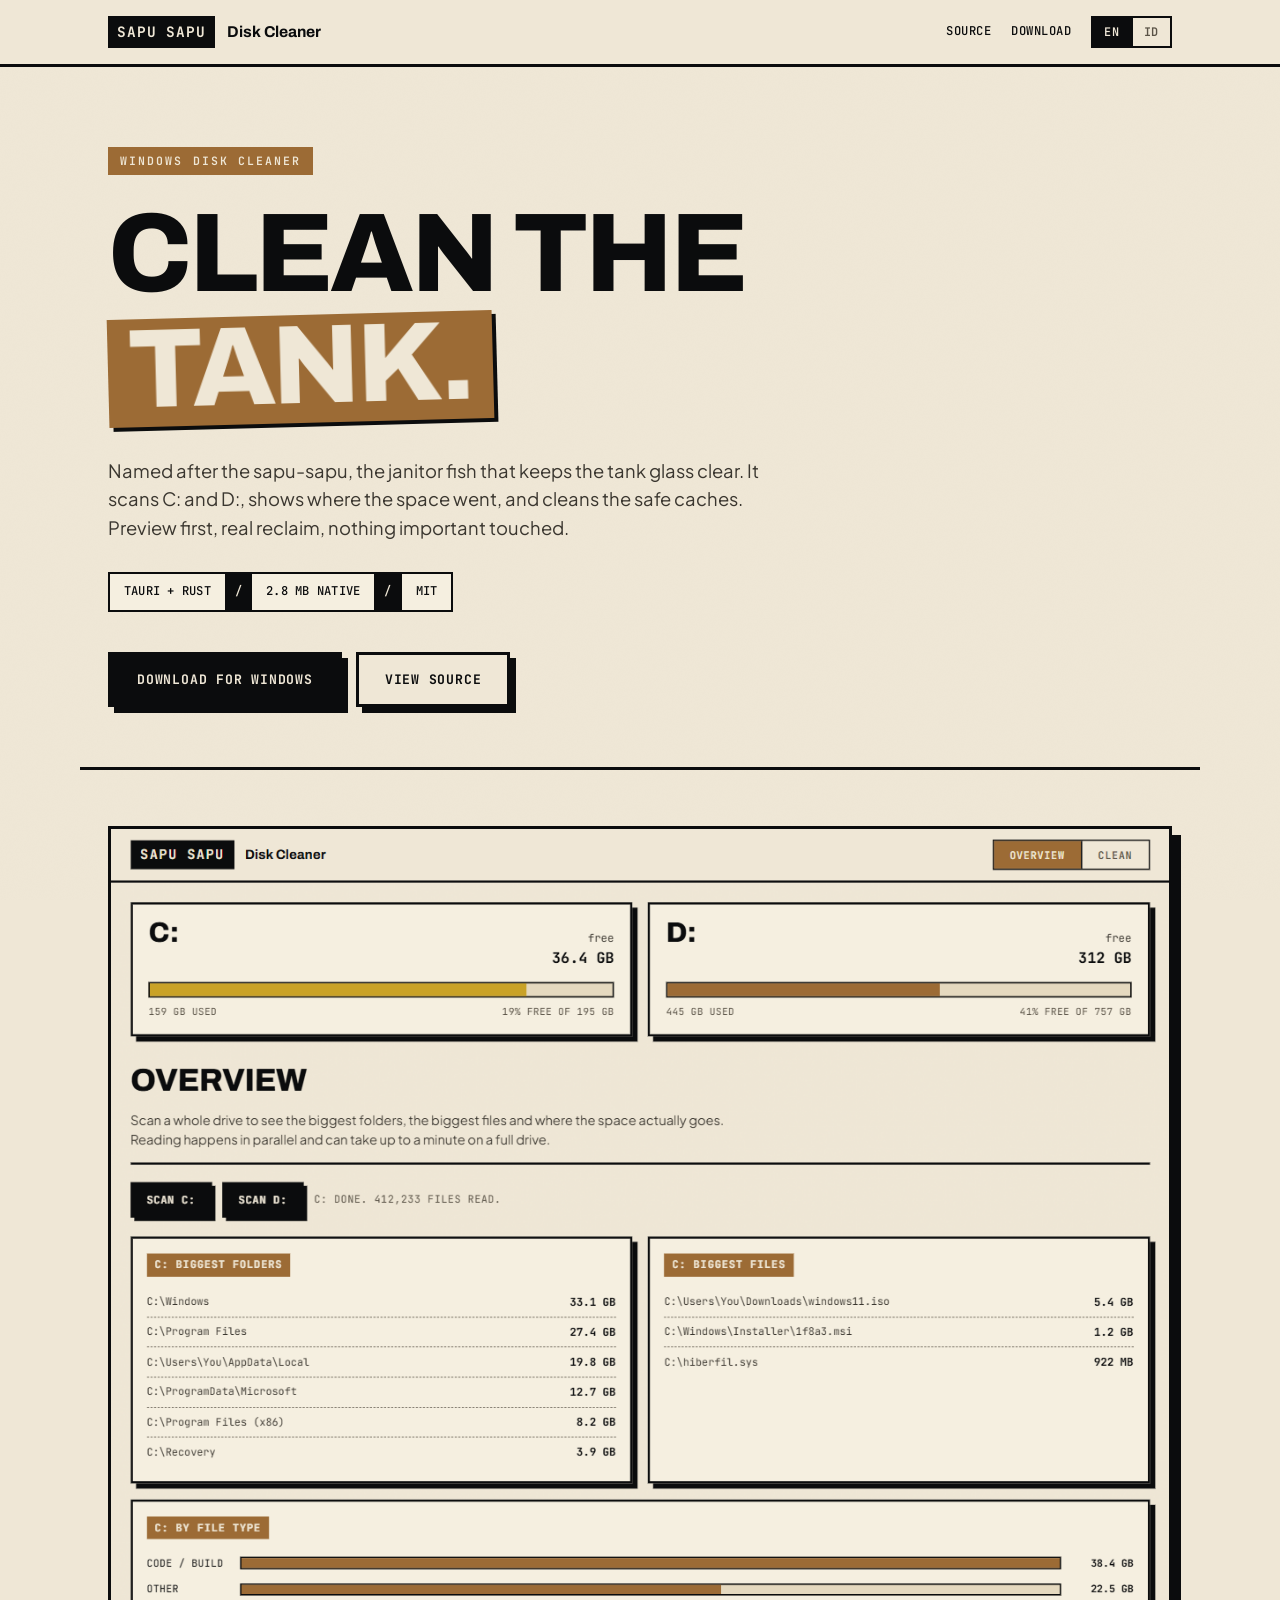
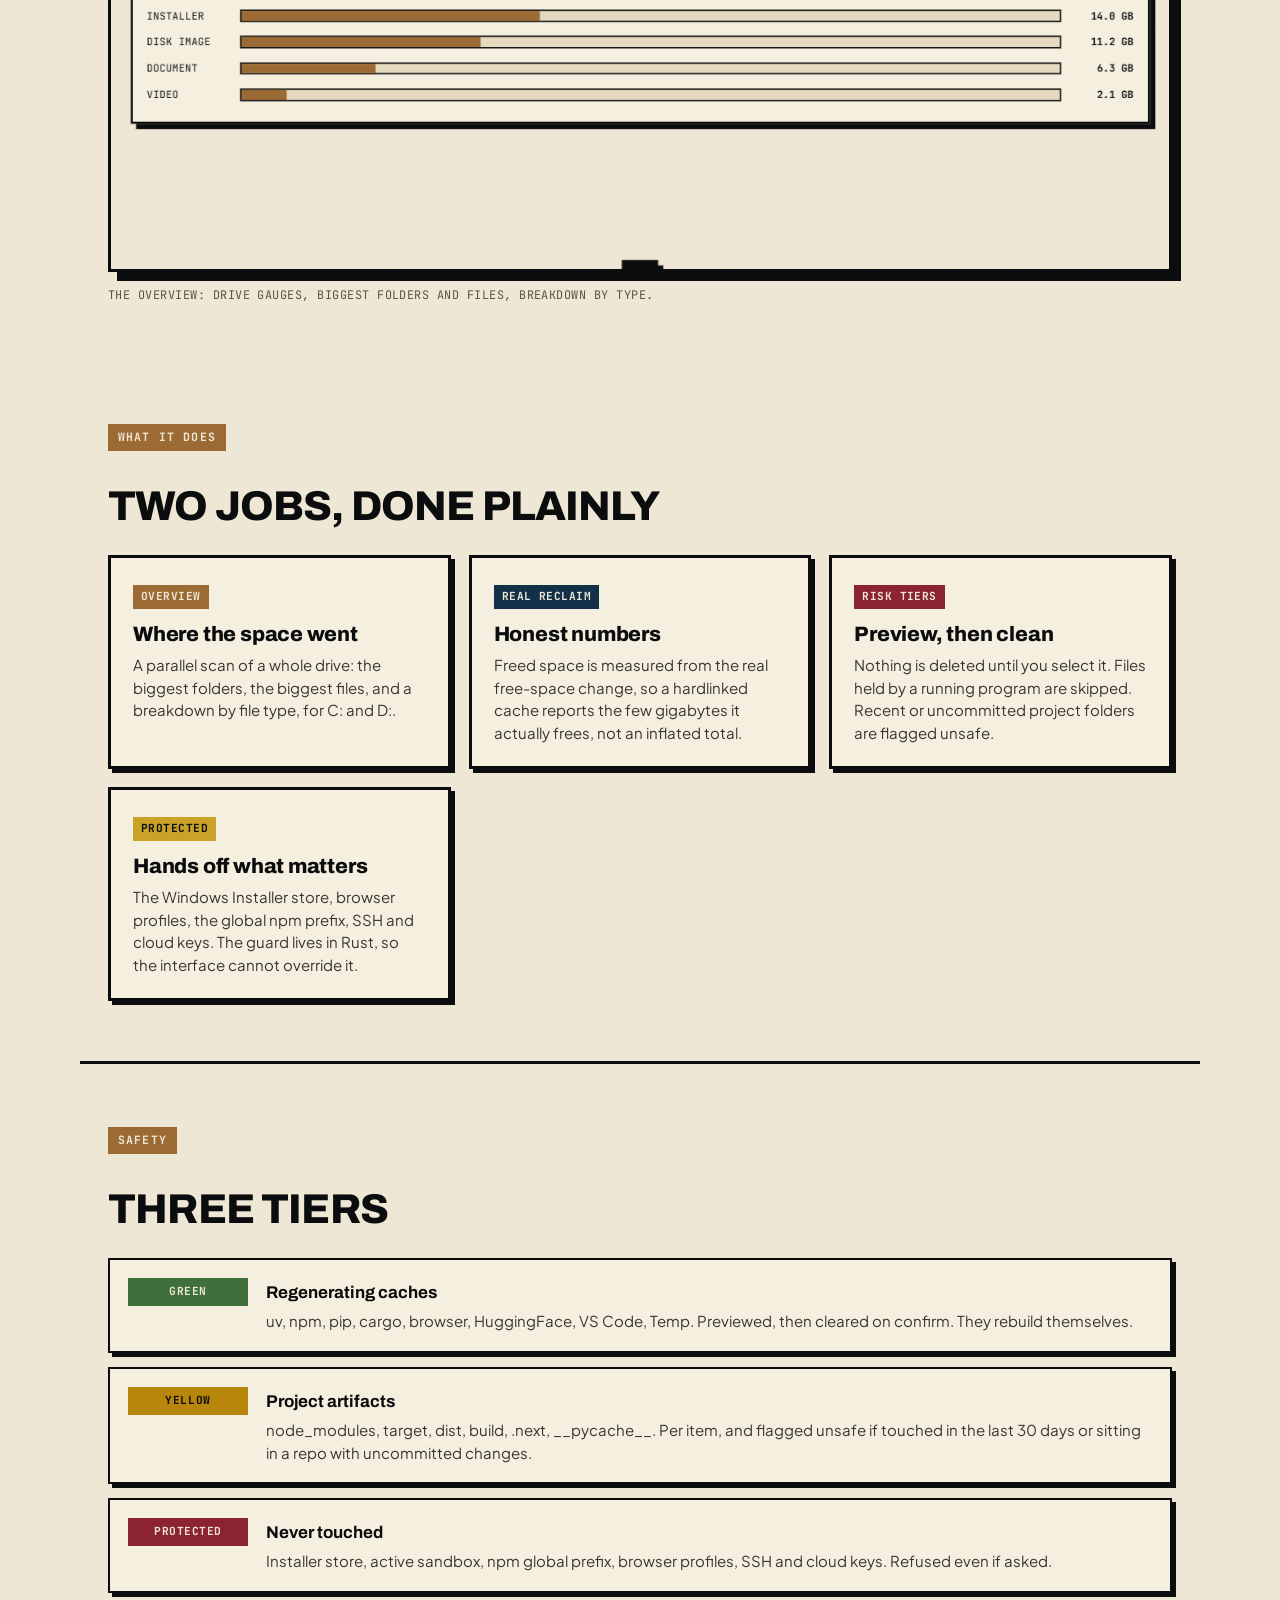
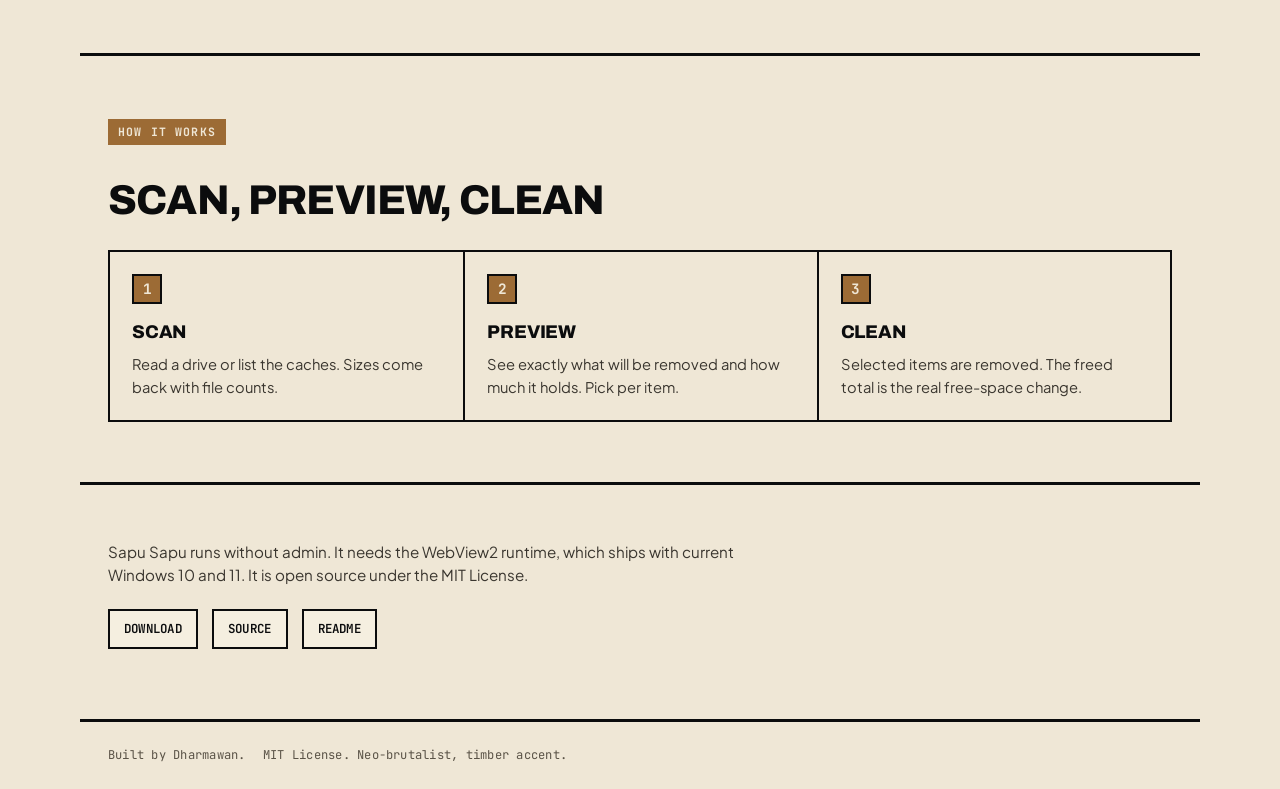
<file: index.html>
<!DOCTYPE html>
<html lang="en">
<head>
  <meta charset="UTF-8" />
  <meta name="viewport" content="width=device-width, initial-scale=1.0" />
  <title>Sapu Sapu: an honest Windows disk cleaner</title>
  <meta name="description" content="Sapu Sapu scans C: and D:, surfaces the biggest space and developer caches, and cleans the safe ones. Preview first, real reclaim, protected paths. Tauri and Rust, a 2.8 MB native app." />
  <meta name="color-scheme" content="light" />
  <link rel="icon" href="favicon.svg" type="image/svg+xml" />

  <meta property="og:title" content="Sapu Sapu: an honest Windows disk cleaner" />
  <meta property="og:description" content="Scan C: and D:, find the biggest space and dev caches, clean the safe ones. Preview first, real reclaim, protected paths." />
  <meta property="og:type" content="website" />

  <link rel="preconnect" href="https://fonts.googleapis.com" />
  <link rel="preconnect" href="https://fonts.gstatic.com" crossorigin />
  <link href="https://fonts.googleapis.com/css2?family=Archivo:wght@600;700;800;900&family=JetBrains+Mono:wght@400;500;600;700&family=Plus+Jakarta+Sans:wght@400;500;600;700&display=swap" rel="stylesheet" />

  <link rel="stylesheet" href="assets/styles.css" />
</head>
<body>
  <div class="grain" aria-hidden="true"></div>

  <header class="masthead">
    <div class="masthead__inner">
      <a class="brand" href="#top" aria-label="Sapu Sapu home">
        <span class="brand__mark" aria-hidden="true">SAPU SAPU</span>
        <span class="brand__sub" data-i18n="brandSub">Disk Cleaner</span>
      </a>
      <nav class="masthead__nav" aria-label="Primary">
        <a href="https://github.com/dharmawan-id/sapu-sapu" data-i18n="navRepo" rel="noopener">Source</a>
        <a href="https://github.com/dharmawan-id/sapu-sapu/releases/latest" data-i18n="navDownload" rel="noopener">Download</a>
        <div class="lang" role="group" aria-label="Language">
          <button type="button" class="lang__btn is-active" data-lang="en" aria-pressed="true">EN</button>
          <button type="button" class="lang__btn" data-lang="id" aria-pressed="false">ID</button>
        </div>
      </nav>
    </div>
  </header>

  <main id="top">
    <section class="hero">
      <p class="hero__eyebrow" data-i18n="heroEyebrow">Windows disk cleaner</p>
      <h1 class="hero__title">
        <span data-i18n="heroTitleA">Clean the</span>
        <span class="hero__mark" data-i18n="heroTitleB">tank.</span>
      </h1>
      <p class="hero__lede" data-i18n="heroLede">Named after the sapu-sapu, the janitor fish that keeps the tank glass clear. It scans C: and D:, shows where the space went, and cleans the safe caches. Preview first, real reclaim, nothing important touched.</p>
      <div class="hero__meta">
        <span>Tauri + Rust</span>
        <span aria-hidden="true">/</span>
        <span>2.8 MB native</span>
        <span aria-hidden="true">/</span>
        <span>MIT</span>
      </div>
      <div class="hero__cta">
        <a class="btn btn--primary" href="https://github.com/dharmawan-id/sapu-sapu/releases/latest/download/Sapu-Sapu.exe" data-i18n="ctaDownload">Download for Windows</a>
        <a class="btn btn--ghost" href="https://github.com/dharmawan-id/sapu-sapu" data-i18n="ctaSource" rel="noopener">View source</a>
      </div>
    </section>

    <div class="shot">
      <div class="shot__frame">
        <img src="assets/screenshot.png" alt="Sapu Sapu showing C: and D: drive gauges and the overview scan" />
      </div>
      <p class="shot__cap" data-i18n="shotCap">The overview: drive gauges, biggest folders and files, breakdown by type.</p>
    </div>

    <section class="section">
      <p class="section__k" data-i18n="featK">What it does</p>
      <h2 class="section__title" data-i18n="featTitle">Two jobs, done plainly</h2>
      <div class="features">
        <div class="feature">
          <span class="feature__k">Overview</span>
          <h3 class="feature__t" data-i18n="f1t">Where the space went</h3>
          <p class="feature__b" data-i18n="f1b">A parallel scan of a whole drive: the biggest folders, the biggest files, and a breakdown by file type, for C: and D:.</p>
        </div>
        <div class="feature">
          <span class="feature__k">Real reclaim</span>
          <h3 class="feature__t" data-i18n="f2t">Honest numbers</h3>
          <p class="feature__b" data-i18n="f2b">Freed space is measured from the real free-space change, so a hardlinked cache reports the few gigabytes it actually frees, not an inflated total.</p>
        </div>
        <div class="feature">
          <span class="feature__k">Risk tiers</span>
          <h3 class="feature__t" data-i18n="f3t">Preview, then clean</h3>
          <p class="feature__b" data-i18n="f3b">Nothing is deleted until you select it. Files held by a running program are skipped. Recent or uncommitted project folders are flagged unsafe.</p>
        </div>
        <div class="feature">
          <span class="feature__k">Protected</span>
          <h3 class="feature__t" data-i18n="f4t">Hands off what matters</h3>
          <p class="feature__b" data-i18n="f4b">The Windows Installer store, browser profiles, the global npm prefix, SSH and cloud keys. The guard lives in Rust, so the interface cannot override it.</p>
        </div>
      </div>
    </section>

    <section class="section">
      <p class="section__k" data-i18n="safeK">Safety</p>
      <h2 class="section__title" data-i18n="safeTitle">Three tiers</h2>
      <div class="tiers">
        <div class="tierrow">
          <span class="tierrow__badge tierrow__badge--green" data-i18n="tg">Green</span>
          <div class="tierrow__body">
            <b data-i18n="tgt">Regenerating caches</b>
            <p data-i18n="tgb">uv, npm, pip, cargo, browser, HuggingFace, VS Code, Temp. Previewed, then cleared on confirm. They rebuild themselves.</p>
          </div>
        </div>
        <div class="tierrow">
          <span class="tierrow__badge tierrow__badge--yellow" data-i18n="ty">Yellow</span>
          <div class="tierrow__body">
            <b data-i18n="tyt">Project artifacts</b>
            <p data-i18n="tyb">node_modules, target, dist, build, .next, __pycache__. Per item, and flagged unsafe if touched in the last 30 days or sitting in a repo with uncommitted changes.</p>
          </div>
        </div>
        <div class="tierrow">
          <span class="tierrow__badge tierrow__badge--red" data-i18n="tr">Protected</span>
          <div class="tierrow__body">
            <b data-i18n="trt">Never touched</b>
            <p data-i18n="trb">Installer store, active sandbox, npm global prefix, browser profiles, SSH and cloud keys. Refused even if asked.</p>
          </div>
        </div>
      </div>
    </section>

    <section class="section">
      <p class="section__k" data-i18n="howK">How it works</p>
      <h2 class="section__title" data-i18n="howTitle">Scan, preview, clean</h2>
      <div class="steps">
        <div class="step">
          <span class="step__n">1</span>
          <h3 class="step__t" data-i18n="s1t">Scan</h3>
          <p class="step__b" data-i18n="s1b">Read a drive or list the caches. Sizes come back with file counts.</p>
        </div>
        <div class="step">
          <span class="step__n">2</span>
          <h3 class="step__t" data-i18n="s2t">Preview</h3>
          <p class="step__b" data-i18n="s2b">See exactly what will be removed and how much it holds. Pick per item.</p>
        </div>
        <div class="step">
          <span class="step__n">3</span>
          <h3 class="step__t" data-i18n="s3t">Clean</h3>
          <p class="step__b" data-i18n="s3b">Selected items are removed. The freed total is the real free-space change.</p>
        </div>
      </div>
    </section>
  </main>

  <section class="closer">
    <p class="closer__note" data-i18n="closerNote">Sapu Sapu runs without admin. It needs the WebView2 runtime, which ships with current Windows 10 and 11. It is open source under the MIT License.</p>
    <div class="closer__links">
      <a href="https://github.com/dharmawan-id/sapu-sapu/releases/latest" data-i18n="clDownload" rel="noopener">Download</a>
      <a href="https://github.com/dharmawan-id/sapu-sapu" data-i18n="clSource" rel="noopener">Source</a>
      <a href="https://github.com/dharmawan-id/sapu-sapu/blob/main/README.md" data-i18n="clReadme" rel="noopener">Readme</a>
    </div>
  </section>

  <footer class="colophon">
    <p>
      <span data-i18n="footAuthor">Built by Dharmawan.</span>
      <span data-i18n="footLicense">MIT License. Neo-brutalist, timber accent.</span>
    </p>
  </footer>

  <script src="assets/app.js"></script>
</body>
</html>
</file>
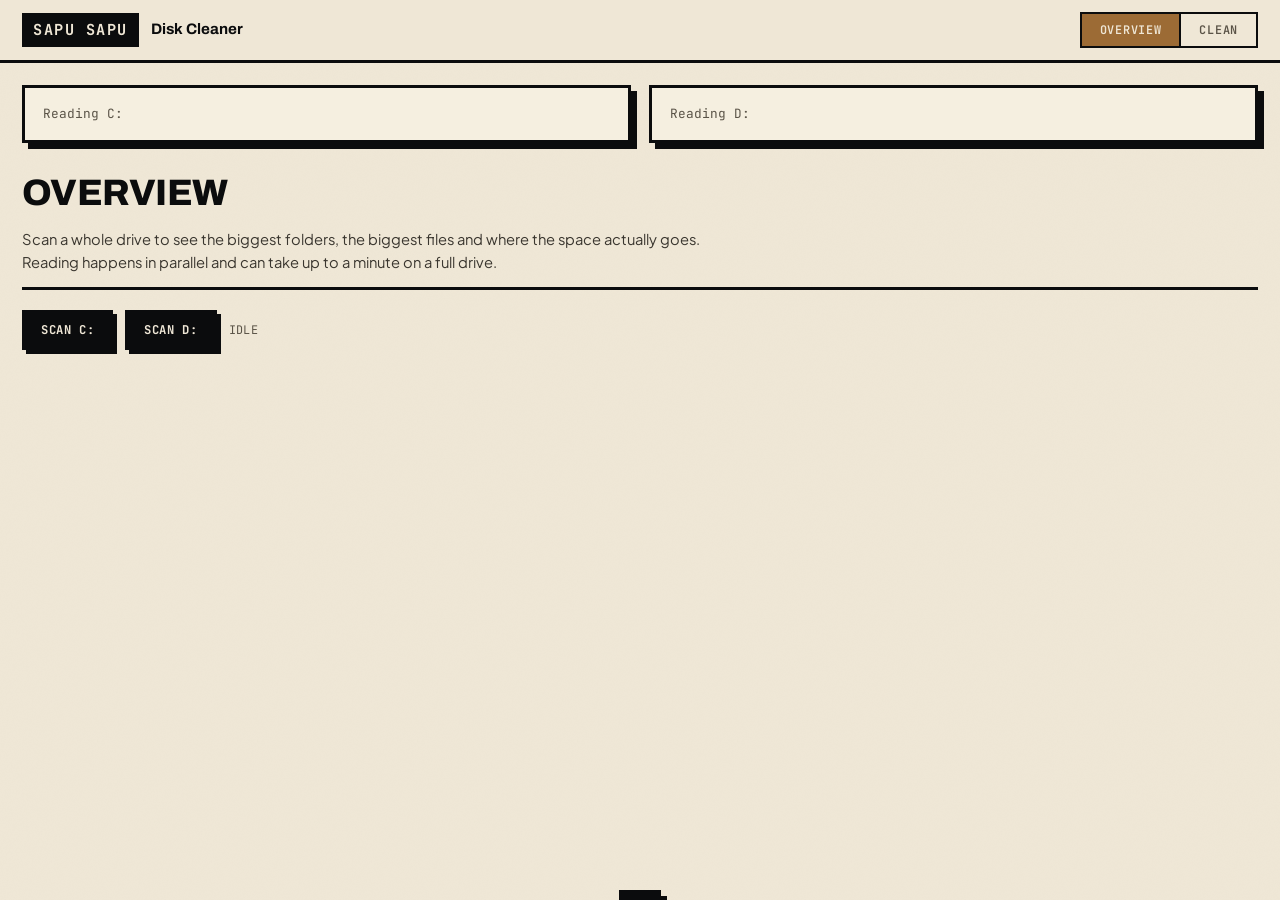
<file: ui/index.html>
<!DOCTYPE html>
<html lang="en">
<head>
  <meta charset="UTF-8" />
  <meta name="viewport" content="width=device-width, initial-scale=1.0" />
  <title>Sapu Sapu</title>
  <link rel="preconnect" href="https://fonts.googleapis.com" />
  <link rel="preconnect" href="https://fonts.gstatic.com" crossorigin />
  <link
    href="https://fonts.googleapis.com/css2?family=Archivo:wght@600;700;800;900&family=Plus+Jakarta+Sans:wght@400;500;600;700&family=JetBrains+Mono:wght@400;500;600;700&display=swap"
    rel="stylesheet"
  />
  <link rel="stylesheet" href="styles.css" />
</head>
<body>
  <div class="grain" aria-hidden="true"></div>

  <header class="masthead">
    <div class="brand">
      <span class="brand__mark">SAPU SAPU</span>
      <span class="brand__sub">Disk Cleaner</span>
    </div>
    <nav class="tabs" id="tabs">
      <button class="tab is-active" data-view="overview">Overview</button>
      <button class="tab" data-view="clean">Clean</button>
    </nav>
  </header>

  <section class="disks" id="disks" aria-label="Drive usage">
    <article class="gauge" data-drive="C">
      <div class="gauge__skeleton">Reading C:</div>
    </article>
    <article class="gauge" data-drive="D">
      <div class="gauge__skeleton">Reading D:</div>
    </article>
  </section>

  <main>
    <!-- OVERVIEW -->
    <section class="view" id="view-overview">
      <div class="view__head">
        <h2 class="view__title">Overview</h2>
        <p class="view__lede">
          Scan a whole drive to see the biggest folders, the biggest files and where the space
          actually goes. Reading happens in parallel and can take up to a minute on a full drive.
        </p>
      </div>
      <div class="scanbar">
        <button class="btn btn--solid nb-press" data-scan="C">Scan C:</button>
        <button class="btn btn--solid nb-press" data-scan="D">Scan D:</button>
        <button class="btn nb-press is-hidden" id="ov-cancel">Cancel</button>
        <span class="scanbar__status" id="ov-status">Idle</span>
      </div>
      <div class="ov-grid" id="ov-results"></div>
    </section>

    <!-- CLEAN -->
    <section class="view is-hidden" id="view-clean">
      <div class="view__head">
        <h2 class="view__title">Clean</h2>
        <p class="view__lede">
          Caches are previewed first. Nothing is deleted until you say so. Reclaimed space is
          measured from the real free-space change, so hardlinked caches report honestly.
        </p>
      </div>

      <div class="tier">
        <div class="tier__head">
          <span class="tier__badge tier__badge--green">Safe</span>
          <h3 class="tier__title">Regenerating caches</h3>
          <div class="tier__actions">
            <button class="btn nb-press" id="green-scan">Scan sizes</button>
            <button class="btn btn--solid nb-press" id="green-clean">Clean selected</button>
            <button class="btn nb-press" id="recycle-empty">Empty Recycle Bin</button>
          </div>
        </div>
        <div class="cards" id="green-cards"></div>
      </div>

      <div class="tier">
        <div class="tier__head">
          <span class="tier__badge tier__badge--yellow">Per item</span>
          <h3 class="tier__title">Project artifacts</h3>
          <div class="tier__actions">
            <input class="field" id="proj-root" value="D:\Kerja" spellcheck="false" />
            <button class="btn nb-press" id="proj-scan">Find</button>
            <button class="btn btn--solid nb-press" id="proj-delete">Delete selected</button>
          </div>
        </div>
        <p class="tier__hint">
          Build output and dependency folders. Items touched in the last 30 days, or sitting in a
          repo with uncommitted changes, are flagged unsafe and left unchecked.
        </p>
        <div class="rows" id="proj-rows"></div>
      </div>

      <div class="tier tier--locked">
        <div class="tier__head">
          <span class="tier__badge tier__badge--red">Protected</span>
          <h3 class="tier__title">Never touched</h3>
        </div>
        <p class="tier__hint">
          Windows Installer store, the active Claude Code sandbox, the global npm CLI prefix, browser
          profiles, SSH and cloud keys. Sapu refuses to delete these even if asked.
        </p>
      </div>
    </section>
  </main>

  <div class="toast" id="toast" role="status" aria-live="polite"></div>

  <script src="app.js"></script>
</body>
</html>
</file>
<file: assets/styles.css>
/* =========================================================
   Sapu Sapu landing - heritage neo-brutalism, timber accent.
   Shared design system from Abang's public repos (wtp, nona);
   this page overrides only --accent (timber). No build step.

   Anti-visual-slop compliance (anti-visual-ai-slop-standard v1.2):
   no edge accent stripe, no italic-serif hero word, no purple,
   light default, near-black not pure black, no gradient hero,
   no glow, left-aligned not centered.
   ========================================================= */

:root {
  --paper: #efe7d6;
  --paper-2: #e5d9bf;
  --card: #f5efe0;
  --ink: #0b0c0d;
  --ink-soft: #3a362f;
  --ink-faint: #5a5347;
  --red: #8b2332;
  --gold: #c9a227;
  --navy: #123047;
  --timber: #9c6b35;

  --accent: var(--timber);
  --accent-ink: var(--paper);
  --green: #3f6f3a;
  --yellow: #b8860b;

  --font-display: "Archivo", system-ui, sans-serif;
  --font-sans: "Plus Jakarta Sans", system-ui, sans-serif;
  --font-mono: "JetBrains Mono", ui-monospace, monospace;

  --maxw: 1120px;
  --bd: 3px solid var(--ink);
  --bd-2: 2px solid var(--ink);
  --sh: 6px 6px 0 0 var(--ink);
  --sh-sm: 4px 4px 0 0 var(--ink);
  --sh-lg: 9px 9px 0 0 var(--ink);
  --snap: 90ms linear;
}

* { box-sizing: border-box; }
html { scroll-behavior: smooth; }
body {
  margin: 0; background: var(--paper); color: var(--ink);
  font-family: var(--font-sans); font-size: 17px; line-height: 1.6;
  -webkit-font-smoothing: antialiased; text-rendering: optimizeLegibility; overflow-x: hidden;
}
.grain {
  position: fixed; inset: 0; z-index: 1; pointer-events: none;
  opacity: 0.4; mix-blend-mode: multiply;
  background-image: url("data:image/svg+xml,%3Csvg xmlns='http://www.w3.org/2000/svg' width='160' height='160'%3E%3Cfilter id='n'%3E%3CfeTurbulence type='fractalNoise' baseFrequency='0.8' numOctaves='3' stitchTiles='stitch'/%3E%3C/filter%3E%3Crect width='100%25' height='100%25' filter='url(%23n)' opacity='0.04'/%3E%3C/svg%3E");
}
a { color: var(--timber); text-decoration: none; font-weight: 600; }
a:hover { text-decoration: underline; text-underline-offset: 3px; text-decoration-thickness: 2px; }
:focus-visible { outline: 3px solid var(--ink); outline-offset: 3px; }
button { font-family: inherit; cursor: pointer; }

/* ---------- Masthead ---------- */
.masthead { position: relative; z-index: 2; border-bottom: var(--bd); background: var(--paper); }
.masthead__inner {
  max-width: var(--maxw); margin: 0 auto; padding: 16px 28px;
  display: flex; align-items: center; justify-content: space-between; gap: 20px;
}
.brand { display: flex; align-items: center; gap: 12px; color: var(--ink); }
.brand:hover { text-decoration: none; }
.brand__mark {
  font-family: var(--font-mono); font-weight: 700; letter-spacing: 0.06em; font-size: 0.9rem;
  background: var(--ink); color: var(--paper); padding: 4px 9px;
}
.brand__sub { font-family: var(--font-display); font-weight: 700; font-size: 0.98rem; color: var(--ink); }
.masthead__nav { display: flex; align-items: center; gap: 20px; }
.masthead__nav a {
  font-family: var(--font-mono); font-size: 0.76rem; font-weight: 500;
  text-transform: uppercase; letter-spacing: 0.04em; color: var(--ink);
}
.lang { display: inline-flex; border: var(--bd-2); }
.lang__btn {
  background: var(--paper); border: 0; padding: 6px 11px; font-family: var(--font-mono);
  font-size: 0.74rem; font-weight: 600; letter-spacing: 0.06em; color: var(--ink-faint);
  transition: background var(--snap), color var(--snap);
}
.lang__btn + .lang__btn { border-left: var(--bd-2); }
.lang__btn.is-active { background: var(--ink); color: var(--paper); }

/* ---------- Hero ---------- */
main { position: relative; z-index: 2; }
.hero { max-width: var(--maxw); margin: 0 auto; padding: 78px 28px 60px; border-bottom: var(--bd); }
.hero__eyebrow {
  display: inline-block; font-family: var(--font-mono); text-transform: uppercase;
  letter-spacing: 0.18em; font-size: 0.72rem; font-weight: 600;
  color: var(--accent-ink); background: var(--accent); padding: 5px 12px; margin: 0 0 28px;
  animation: pop 0.4s var(--snap) both;
}
.hero__title {
  font-family: var(--font-display); font-weight: 800; font-size: clamp(2.8rem, 10vw, 7rem);
  line-height: 0.92; letter-spacing: -0.03em; margin: 0; text-transform: uppercase;
}
.hero__title span { display: block; }
.hero__title .hero__mark {
  display: inline-block; background: var(--accent); color: var(--accent-ink);
  padding: 0 0.18em 0.04em; margin-top: 0.08em; box-shadow: var(--sh-sm); transform: rotate(-1.5deg);
}
.hero__lede { max-width: 54ch; font-size: 1.15rem; color: var(--ink-soft); margin: 34px 0 0; line-height: 1.55; }
.hero__meta {
  display: flex; gap: 0; align-items: stretch; margin-top: 30px; flex-wrap: wrap;
  font-family: var(--font-mono); font-size: 0.76rem; font-weight: 500; letter-spacing: 0.02em;
  text-transform: uppercase; border: var(--bd-2); width: fit-content;
}
.hero__meta span { padding: 8px 14px; }
.hero__meta span:not([aria-hidden]) { background: var(--card); }
.hero__meta span[aria-hidden] { background: var(--ink); color: var(--paper); padding: 8px 10px; }
.hero__cta { display: flex; gap: 14px; flex-wrap: wrap; align-items: center; margin-top: 40px; }
.btn {
  display: inline-block; font-family: var(--font-mono); font-size: 0.82rem; font-weight: 700;
  letter-spacing: 0.06em; text-transform: uppercase; padding: 14px 26px; border: var(--bd);
  box-shadow: var(--sh); transition: transform var(--snap), box-shadow var(--snap);
}
.btn--primary { background: var(--ink); color: var(--paper); }
.btn--ghost { background: var(--paper); color: var(--ink); }
.btn:hover { text-decoration: none; transform: translate(-2px, -2px); box-shadow: var(--sh-lg); }
.btn:active { transform: translate(3px, 3px); box-shadow: 2px 2px 0 0 var(--ink); }

/* ---------- Section frame ---------- */
.section { max-width: var(--maxw); margin: 0 auto; padding: 60px 28px; border-bottom: var(--bd); }
.section__k {
  display: inline-block; font-family: var(--font-mono); font-size: 0.72rem; font-weight: 700;
  letter-spacing: 0.1em; text-transform: uppercase; color: var(--accent-ink);
  background: var(--accent); padding: 4px 10px; margin: 0 0 22px;
}
.section__title {
  font-family: var(--font-display); font-weight: 800; text-transform: uppercase;
  font-size: clamp(1.7rem, 4vw, 2.6rem); margin: 0 0 16px; letter-spacing: -0.02em;
}
.section__lede { max-width: 64ch; color: var(--ink-soft); margin: 0 0 30px; }

/* ---------- Screenshot ---------- */
.shot { max-width: var(--maxw); margin: 0 auto; padding: 56px 28px; }
.shot__frame { border: var(--bd); box-shadow: var(--sh-lg); background: var(--ink); padding: 0; line-height: 0; }
.shot__frame img { width: 100%; height: auto; display: block; }
.shot__cap { font-family: var(--font-mono); font-size: 0.74rem; color: var(--ink-faint); margin: 14px 0 0; text-transform: uppercase; letter-spacing: 0.04em; }

/* ---------- Feature cards ---------- */
.features { display: grid; grid-template-columns: repeat(auto-fill, minmax(260px, 1fr)); gap: 18px; }
.feature { background: var(--card); border: var(--bd); box-shadow: var(--sh-sm); padding: 22px; }
.feature__k {
  display: inline-block; font-family: var(--font-mono); font-size: 0.7rem; font-weight: 700;
  letter-spacing: 0.04em; text-transform: uppercase; color: var(--paper); background: var(--ink); padding: 3px 8px;
}
.features .feature:nth-child(1) .feature__k { background: var(--timber); }
.features .feature:nth-child(2) .feature__k { background: var(--navy); }
.features .feature:nth-child(3) .feature__k { background: var(--red); }
.features .feature:nth-child(4) .feature__k { background: var(--gold); color: var(--ink); }
.feature__t { font-family: var(--font-display); font-weight: 800; font-size: 1.3rem; margin: 14px 0 8px; letter-spacing: -0.01em; line-height: 1.1; }
.feature__b { font-size: 0.94rem; color: var(--ink-soft); line-height: 1.5; margin: 0; }

/* ---------- Safety tiers ---------- */
.tiers { display: grid; gap: 14px; }
.tierrow { display: grid; grid-template-columns: 120px 1fr; gap: 18px; align-items: start; background: var(--card); border: var(--bd-2); box-shadow: var(--sh-sm); padding: 18px; }
.tierrow__badge { font-family: var(--font-mono); font-size: 0.7rem; font-weight: 700; text-transform: uppercase; letter-spacing: 0.05em; padding: 5px 10px; color: var(--paper); text-align: center; }
.tierrow__badge--green { background: var(--green); }
.tierrow__badge--yellow { background: var(--yellow); color: var(--ink); }
.tierrow__badge--red { background: var(--red); }
.tierrow__body b { font-family: var(--font-display); }
.tierrow__body p { margin: 4px 0 0; color: var(--ink-soft); font-size: 0.94rem; line-height: 1.5; }

/* ---------- Steps ---------- */
.steps { display: grid; grid-template-columns: repeat(3, 1fr); gap: 0; border: var(--bd-2); }
.step { padding: 22px; }
.step + .step { border-left: var(--bd-2); }
.step__n { font-family: var(--font-mono); font-weight: 700; font-size: 0.9rem; background: var(--accent); color: var(--accent-ink); display: inline-grid; place-items: center; width: 30px; height: 30px; border: var(--bd-2); }
.step__t { font-family: var(--font-display); font-weight: 800; font-size: 1.15rem; margin: 14px 0 6px; text-transform: uppercase; letter-spacing: -0.01em; }
.step__b { margin: 0; color: var(--ink-soft); font-size: 0.92rem; line-height: 1.5; }

/* ---------- Closer + colophon ---------- */
.closer { max-width: var(--maxw); margin: 0 auto; padding: 40px 28px 70px; }
.closer__note { max-width: 62ch; color: var(--ink-soft); font-size: 0.95rem; line-height: 1.55; }
.closer__links { display: flex; gap: 14px; flex-wrap: wrap; margin-top: 22px; }
.closer__links a {
  font-family: var(--font-mono); font-size: 0.78rem; font-weight: 600; text-transform: uppercase;
  letter-spacing: 0.02em; color: var(--ink); border: var(--bd-2); padding: 8px 14px; background: var(--card);
  transition: transform var(--snap), box-shadow var(--snap);
}
.closer__links a:hover { text-decoration: none; transform: translate(-2px, -2px); box-shadow: var(--sh-sm); }
.colophon { position: relative; z-index: 2; border-top: var(--bd); padding: 24px 28px; max-width: var(--maxw); margin: 0 auto; }
.colophon p { margin: 0; font-family: var(--font-mono); font-size: 0.76rem; letter-spacing: 0.02em; color: var(--ink-faint); }
.colophon span { display: inline-block; margin-right: 10px; }

@keyframes pop { from { opacity: 0; transform: translateY(-6px); } to { opacity: 1; transform: translateY(0); } }
@media (prefers-reduced-motion: reduce) { * { animation: none !important; transition: none !important; scroll-behavior: auto; } }

@media (max-width: 720px) {
  .steps { grid-template-columns: 1fr; }
  .step + .step { border-left: 0; border-top: var(--bd-2); }
  .tierrow { grid-template-columns: 1fr; gap: 10px; }
}
@media (max-width: 640px) {
  body { font-size: 16px; }
  .masthead__inner { padding: 12px 16px; flex-wrap: wrap; gap: 12px; }
  .brand__sub { display: none; }
  .hero { padding: 52px 16px 44px; }
  .section, .shot, .closer, .colophon { padding-left: 16px; padding-right: 16px; }
}
</file>
<file: ui/styles.css>
/* =========================================================
   Sapu - heritage neo-brutalism (timber accent)
   Shared design tokens copied from Abang's public-repo design
   system; this repo overrides only --accent (timber).
   Anti-visual-slop: flat fills, hard offset shadows, no gradient,
   no glow, near-black ink, left-aligned, accent as block not stripe.
   ========================================================= */

:root {
  --paper: #efe7d6;
  --paper-2: #e5d9bf;
  --card: #f5efe0;
  --ink: #0b0c0d;
  --ink-soft: #3a362f;
  --ink-faint: #5a5347;

  --red: #8b2332;
  --gold: #c9a227;
  --navy: #123047;
  --timber: #9c6b35;

  /* per-repo accent */
  --accent: var(--timber);
  --accent-ink: var(--paper);

  --green: #3f6f3a;
  --yellow: #b8860b;

  --font-display: "Archivo", system-ui, sans-serif;
  --font-sans: "Plus Jakarta Sans", system-ui, sans-serif;
  --font-mono: "JetBrains Mono", ui-monospace, monospace;

  --bd: 3px solid var(--ink);
  --bd-2: 2px solid var(--ink);
  --sh-sm: 4px 4px 0 0 var(--ink);
  --sh: 6px 6px 0 0 var(--ink);
  --sh-lg: 9px 9px 0 0 var(--ink);
  --radius: 0;

  --s1: 4px; --s2: 8px; --s3: 14px; --s4: 22px; --s5: 34px; --s6: 56px;
  --snap: 90ms linear;
}

* { box-sizing: border-box; }

html, body {
  margin: 0;
  height: 100%;
}

body {
  background: var(--paper);
  color: var(--ink);
  font-family: var(--font-sans);
  font-size: 15px;
  line-height: 1.55;
  -webkit-font-smoothing: antialiased;
  text-rendering: optimizeLegibility;
  overflow-x: hidden;
}

.grain {
  position: fixed; inset: 0; z-index: 0; pointer-events: none;
  opacity: 0.4; mix-blend-mode: multiply;
  background-image: url("data:image/svg+xml,%3Csvg xmlns='http://www.w3.org/2000/svg' width='160' height='160'%3E%3Cfilter id='n'%3E%3CfeTurbulence type='fractalNoise' baseFrequency='0.8' numOctaves='3' stitchTiles='stitch'/%3E%3C/filter%3E%3Crect width='100%25' height='100%25' filter='url(%23n)' opacity='0.04'/%3E%3C/svg%3E");
}

button { font-family: inherit; cursor: pointer; }
:focus-visible { outline: 3px solid var(--ink); outline-offset: 2px; }

/* ---------- Masthead ---------- */
.masthead {
  position: sticky; top: 0; z-index: 5;
  display: flex; align-items: center; justify-content: space-between;
  gap: 16px; padding: 12px 22px;
  background: var(--paper);
  border-bottom: var(--bd);
}
.brand { display: flex; align-items: center; gap: 12px; }
.brand__mark {
  font-family: var(--font-mono); font-weight: 700;
  letter-spacing: 0.10em; font-size: 0.95rem;
  background: var(--ink); color: var(--paper);
  padding: 5px 11px;
}
.brand__sub { font-family: var(--font-display); font-weight: 700; font-size: 0.95rem; }

.tabs { display: flex; border: var(--bd-2); }
.tab {
  background: var(--paper); border: 0; padding: 8px 18px;
  font-family: var(--font-mono); font-size: 0.74rem; font-weight: 600;
  letter-spacing: 0.06em; text-transform: uppercase; color: var(--ink-faint);
  transition: background var(--snap), color var(--snap);
}
.tab + .tab { border-left: var(--bd-2); }
.tab.is-active { background: var(--accent); color: var(--accent-ink); }

/* ---------- Disk gauges ---------- */
.disks {
  position: relative; z-index: 1;
  display: grid; grid-template-columns: 1fr 1fr; gap: 18px;
  padding: 22px;
}
.gauge {
  background: var(--card); border: var(--bd); box-shadow: var(--sh);
  padding: 16px 18px;
}
.gauge__skeleton { font-family: var(--font-mono); color: var(--ink-faint); font-size: 0.8rem; }
.gauge__top { display: flex; align-items: baseline; justify-content: space-between; gap: 10px; }
.gauge__drive { font-family: var(--font-display); font-weight: 800; font-size: 2rem; line-height: 1; }
.gauge__free { font-family: var(--font-mono); font-size: 0.78rem; color: var(--ink-soft); text-align: right; }
.gauge__free b { display: block; font-size: 1.05rem; color: var(--ink); }
.gauge__bar {
  margin: 14px 0 8px; height: 18px; background: var(--paper-2);
  border: var(--bd-2); position: relative; overflow: hidden;
}
.gauge__fill { height: 100%; background: var(--accent); }
.gauge__fill.is-tight { background: var(--gold); }
.gauge__fill.is-critical { background: var(--red); }
.gauge__meta {
  display: flex; justify-content: space-between;
  font-family: var(--font-mono); font-size: 0.7rem; letter-spacing: 0.03em;
  color: var(--ink-faint); text-transform: uppercase;
}

/* ---------- Views ---------- */
main { position: relative; z-index: 1; padding: 0 22px 60px; }
.view.is-hidden { display: none; }
.is-hidden { display: none !important; }
.view__head { border-bottom: var(--bd); padding-bottom: 14px; margin-bottom: 20px; }
.view__title {
  font-family: var(--font-display); font-weight: 800; text-transform: uppercase;
  font-size: clamp(1.6rem, 3vw, 2.3rem); letter-spacing: -0.02em; margin: 0 0 6px;
}
.view__lede { max-width: 64ch; color: var(--ink-soft); margin: 0; font-size: 0.92rem; }

/* ---------- Buttons + fields ---------- */
.btn {
  font-family: var(--font-mono); font-size: 0.76rem; font-weight: 700;
  letter-spacing: 0.05em; text-transform: uppercase;
  background: var(--card); color: var(--ink); border: var(--bd);
  padding: 9px 16px; box-shadow: var(--sh-sm);
}
.btn--solid { background: var(--ink); color: var(--paper); }
.btn--accent { background: var(--accent); color: var(--accent-ink); }
.nb-press { transition: transform var(--snap), box-shadow var(--snap); }
.nb-press:hover { transform: translate(-2px, -2px); box-shadow: var(--sh); }
.nb-press:active { transform: translate(2px, 2px); box-shadow: 2px 2px 0 0 var(--ink); }
.btn[disabled] { opacity: 0.45; cursor: not-allowed; box-shadow: var(--sh-sm); transform: none; }

.field {
  font-family: var(--font-mono); font-size: 0.8rem; color: var(--ink);
  background: var(--paper); border: var(--bd-2); padding: 8px 10px; min-width: 220px;
}

.scanbar { display: flex; align-items: center; gap: 12px; margin-bottom: 22px; flex-wrap: wrap; }
.scanbar__status {
  font-family: var(--font-mono); font-size: 0.74rem; color: var(--ink-faint);
  text-transform: uppercase; letter-spacing: 0.04em;
}

/* ---------- Overview results ---------- */
.ov-grid { display: grid; grid-template-columns: 1fr 1fr; gap: 18px; }
.panel { background: var(--card); border: var(--bd); box-shadow: var(--sh); padding: 16px; }
.panel--wide { grid-column: 1 / -1; }
.panel__title {
  font-family: var(--font-mono); font-size: 0.74rem; font-weight: 700;
  text-transform: uppercase; letter-spacing: 0.08em; color: var(--accent-ink);
  background: var(--accent); display: inline-block; padding: 4px 9px; margin: 0 0 12px;
}
.listrow {
  display: flex; align-items: center; justify-content: space-between; gap: 12px;
  padding: 7px 0; border-bottom: 1px dashed var(--ink-faint);
}
.listrow:last-child { border-bottom: 0; }
.listrow__path {
  font-family: var(--font-mono); font-size: 0.74rem; color: var(--ink-soft); min-width: 0;
  overflow: hidden; text-overflow: ellipsis; white-space: nowrap; direction: rtl; text-align: left;
}
.listrow__size { font-family: var(--font-mono); font-weight: 700; font-size: 0.78rem; white-space: nowrap; }

.typebar { display: flex; align-items: center; gap: 10px; padding: 6px 0; }
.typebar__label { font-family: var(--font-mono); font-size: 0.72rem; width: 96px; flex: none; text-transform: uppercase; letter-spacing: 0.03em; }
.typebar__track { flex: 1; height: 14px; background: var(--paper-2); border: var(--bd-2); }
.typebar__fill { display: block; height: 100%; background: var(--accent); }
.typebar__val { font-family: var(--font-mono); font-size: 0.72rem; font-weight: 700; width: 72px; text-align: right; flex: none; }

/* ---------- Clean tiers ---------- */
.tier { margin-bottom: 34px; }
.tier__head { display: flex; align-items: center; gap: 12px; flex-wrap: wrap; border-bottom: var(--bd-2); padding-bottom: 10px; margin-bottom: 14px; }
.tier__badge {
  font-family: var(--font-mono); font-size: 0.68rem; font-weight: 700;
  text-transform: uppercase; letter-spacing: 0.06em; padding: 4px 9px; color: var(--paper);
}
.tier__badge--green { background: var(--green); }
.tier__badge--yellow { background: var(--yellow); color: var(--ink); }
.tier__badge--red { background: var(--red); }
.tier__title { font-family: var(--font-display); font-weight: 800; font-size: 1.15rem; margin: 0; text-transform: uppercase; letter-spacing: -0.01em; }
.tier__actions { margin-left: auto; display: flex; gap: 10px; align-items: center; flex-wrap: wrap; }
.tier__hint { color: var(--ink-soft); font-size: 0.85rem; margin: 0 0 14px; max-width: 70ch; }
.tier--locked { opacity: 0.92; }

.cards { display: grid; grid-template-columns: repeat(auto-fill, minmax(280px, 1fr)); gap: 16px; }
.card {
  background: var(--card); border: var(--bd); box-shadow: var(--sh-sm); padding: 14px;
  display: flex; flex-direction: column; gap: 8px;
}
.card__top { display: flex; align-items: flex-start; gap: 10px; }
.card__check { width: 18px; height: 18px; flex: none; margin-top: 2px; accent-color: var(--ink); }
.card__label { font-family: var(--font-display); font-weight: 700; font-size: 0.98rem; line-height: 1.2; }
.card__size { font-family: var(--font-mono); font-weight: 700; font-size: 1.3rem; margin-top: 2px; }
.card__size small { font-size: 0.68rem; color: var(--ink-faint); font-weight: 500; }
.card__note { font-size: 0.8rem; color: var(--ink-soft); }
.card__foot { display: flex; align-items: center; justify-content: space-between; margin-top: auto; padding-top: 8px; }
.card__paths { font-family: var(--font-mono); font-size: 0.68rem; color: var(--ink-faint); }

/* ---------- Project rows ---------- */
.rows { display: flex; flex-direction: column; gap: 8px; }
.row {
  display: grid; grid-template-columns: 22px 1fr auto auto auto; align-items: center; gap: 12px;
  background: var(--card); border: var(--bd-2); padding: 9px 12px;
}
.row__check { width: 18px; height: 18px; accent-color: var(--ink); }
.row__path { font-family: var(--font-mono); font-size: 0.76rem; overflow: hidden; text-overflow: ellipsis; white-space: nowrap; }
.row__kind { font-family: var(--font-mono); font-size: 0.68rem; text-transform: uppercase; letter-spacing: 0.04em; background: var(--paper-2); border: var(--bd-2); padding: 2px 7px; }
.row__age { font-family: var(--font-mono); font-size: 0.72rem; color: var(--ink-faint); white-space: nowrap; }
.row__size { font-family: var(--font-mono); font-weight: 700; font-size: 0.82rem; white-space: nowrap; }
.flag { font-family: var(--font-mono); font-size: 0.64rem; font-weight: 700; text-transform: uppercase; padding: 2px 6px; }
.flag--dirty { background: var(--red); color: var(--paper); }
.flag--fresh { background: var(--yellow); color: var(--ink); }

.empty { font-family: var(--font-mono); font-size: 0.8rem; color: var(--ink-faint); padding: 14px 0; }

/* ---------- Toast ---------- */
.toast {
  position: fixed; left: 50%; bottom: 22px; transform: translateX(-50%) translateY(140%);
  z-index: 20; max-width: 80vw;
  background: var(--ink); color: var(--paper); border: var(--bd);
  box-shadow: var(--sh); padding: 12px 18px;
  font-family: var(--font-mono); font-size: 0.8rem; letter-spacing: 0.02em;
  transition: transform 160ms ease;
}
.toast.is-show { transform: translateX(-50%) translateY(0); }
.toast.is-ok { background: var(--green); }
.toast.is-warn { background: var(--red); }

.is-busy { animation: pulse 1s linear infinite; }
@keyframes pulse { 50% { opacity: 0.45; } }

@media (max-width: 880px) {
  .disks, .ov-grid { grid-template-columns: 1fr; }
}
@media (prefers-reduced-motion: reduce) {
  * { animation: none !important; transition: none !important; }
}
</file>
